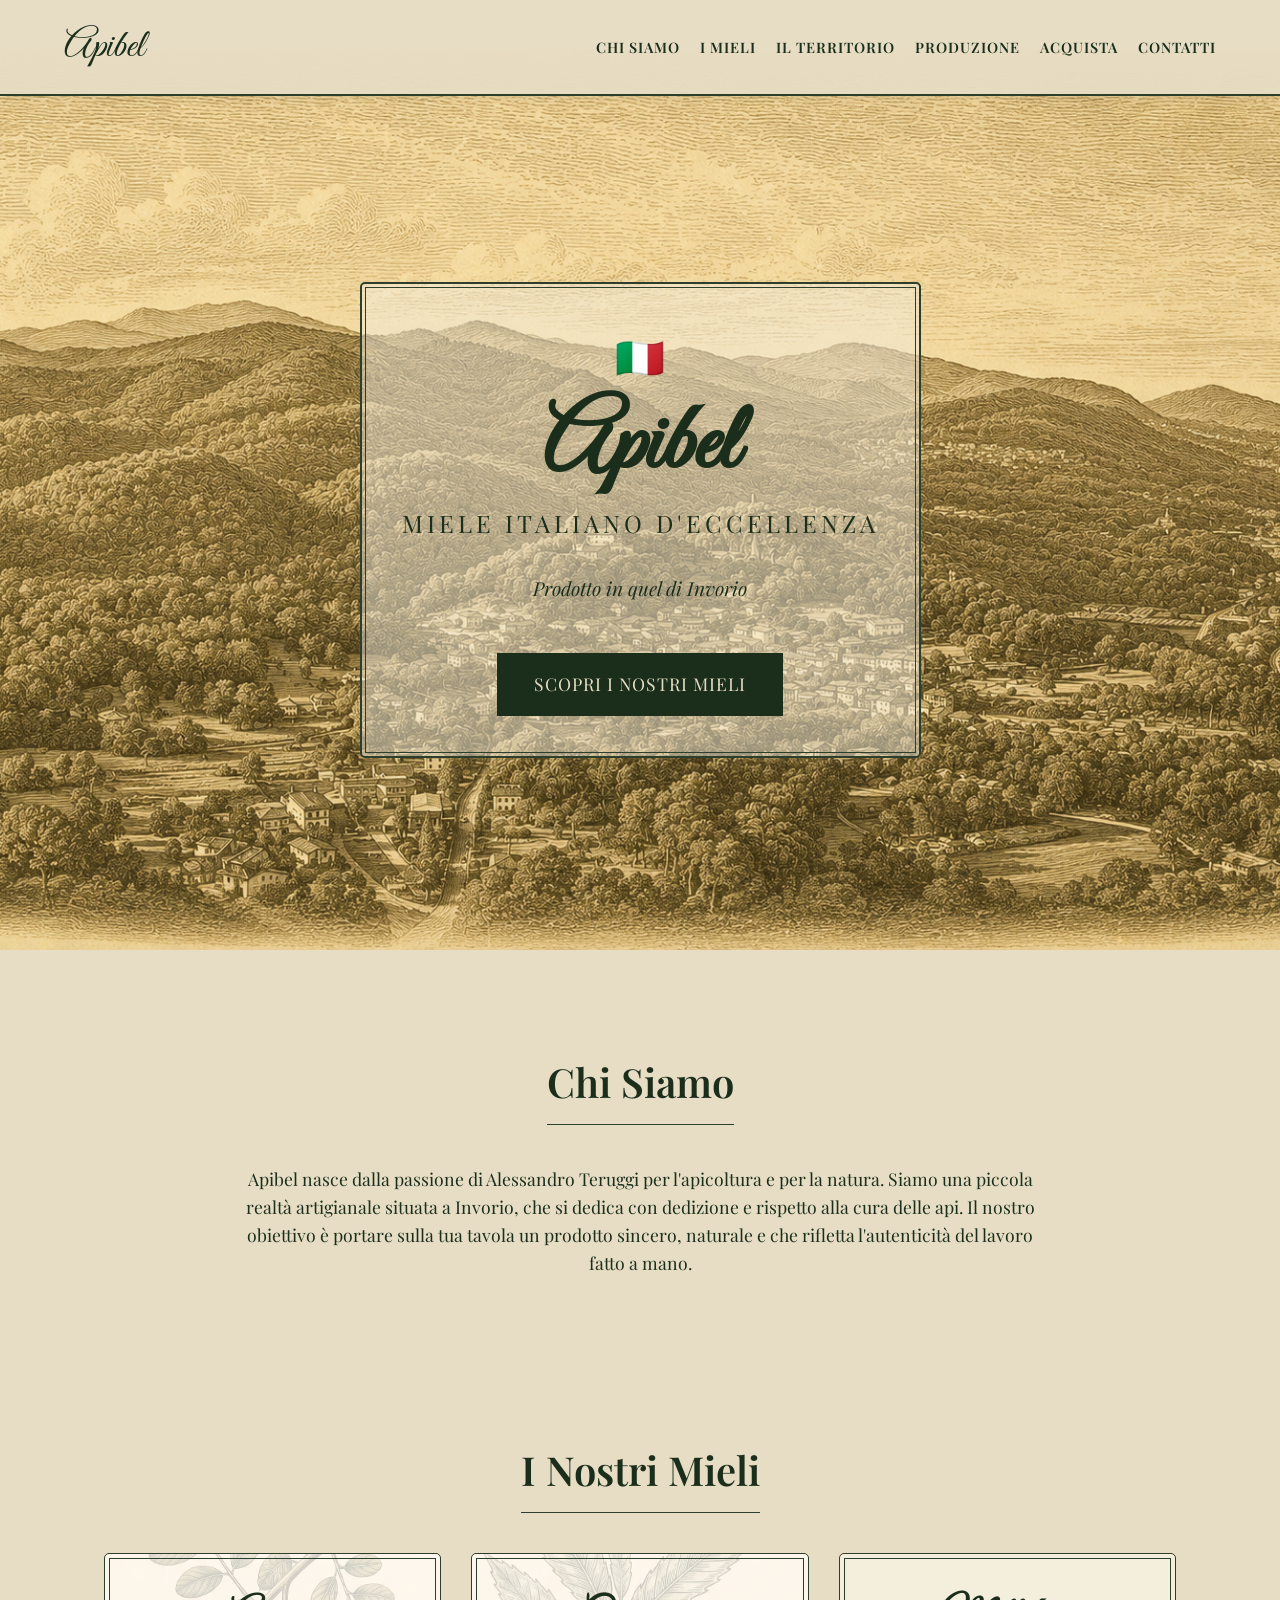
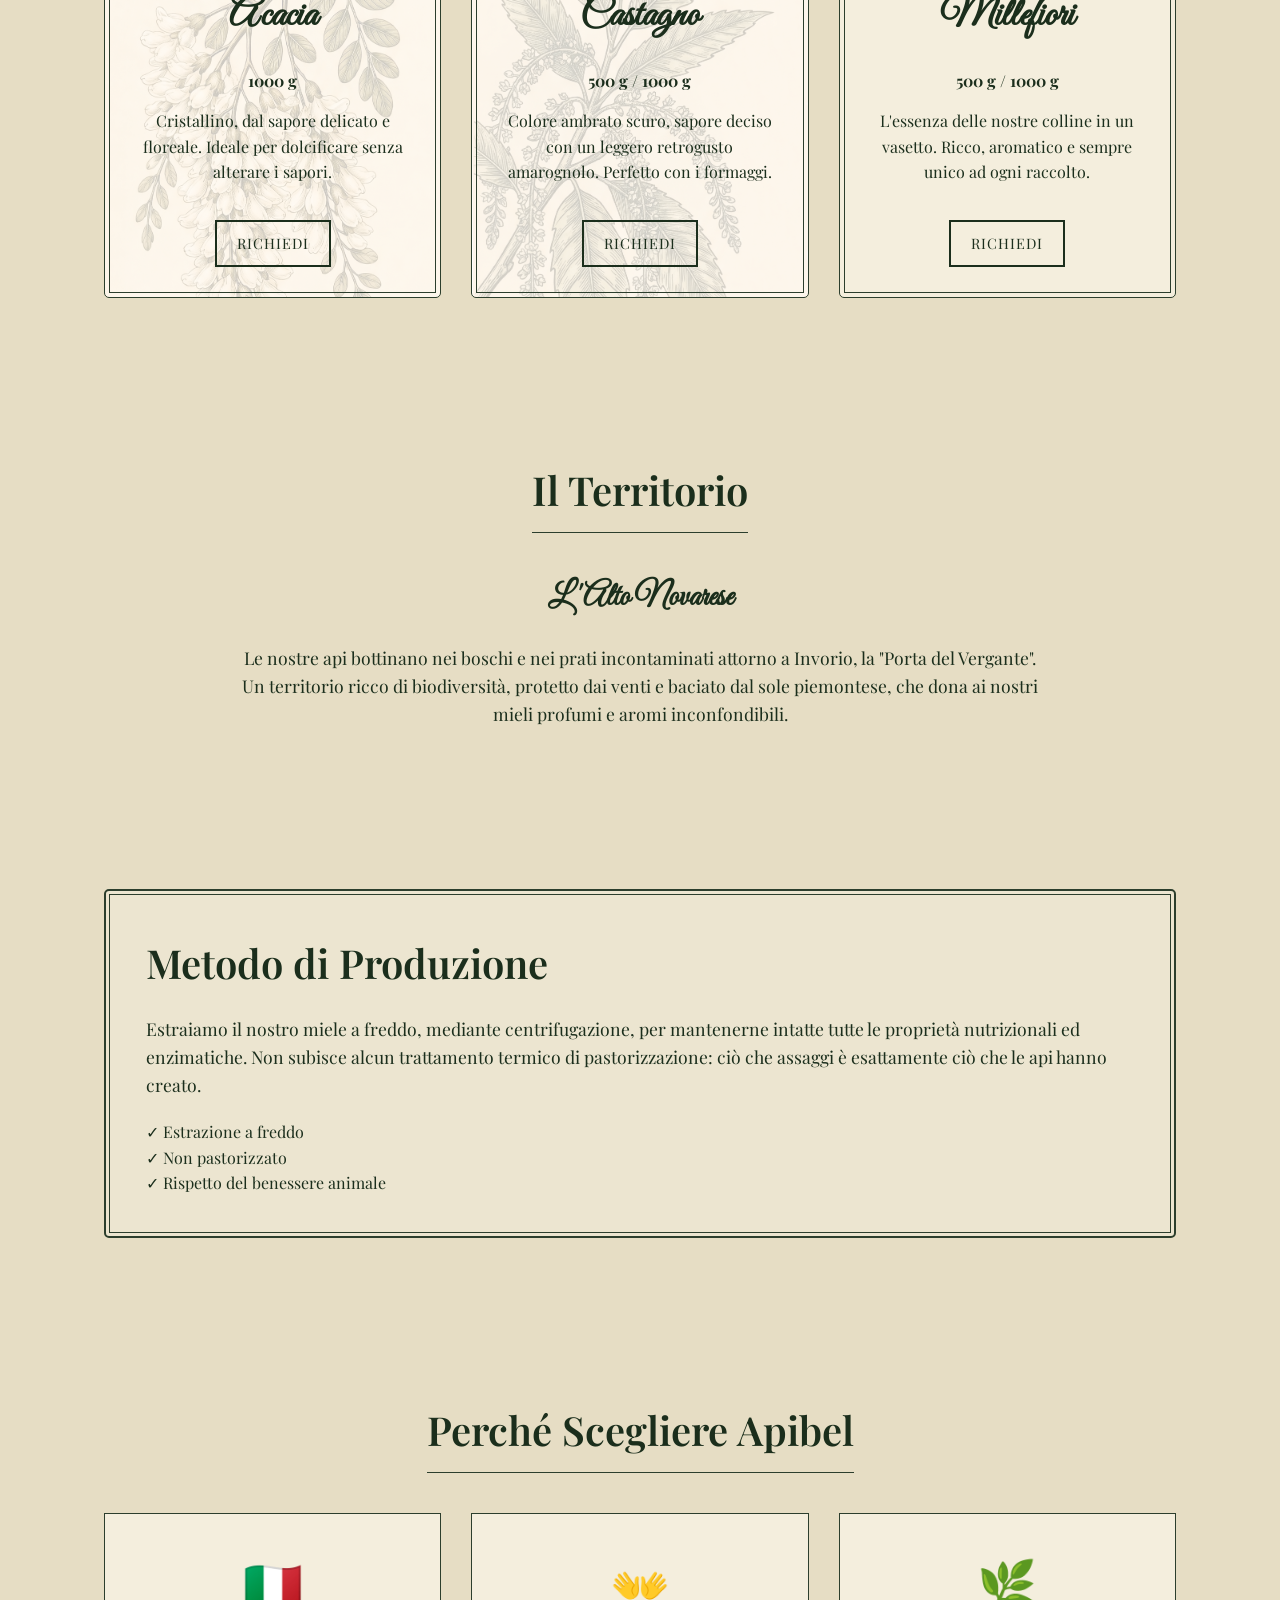
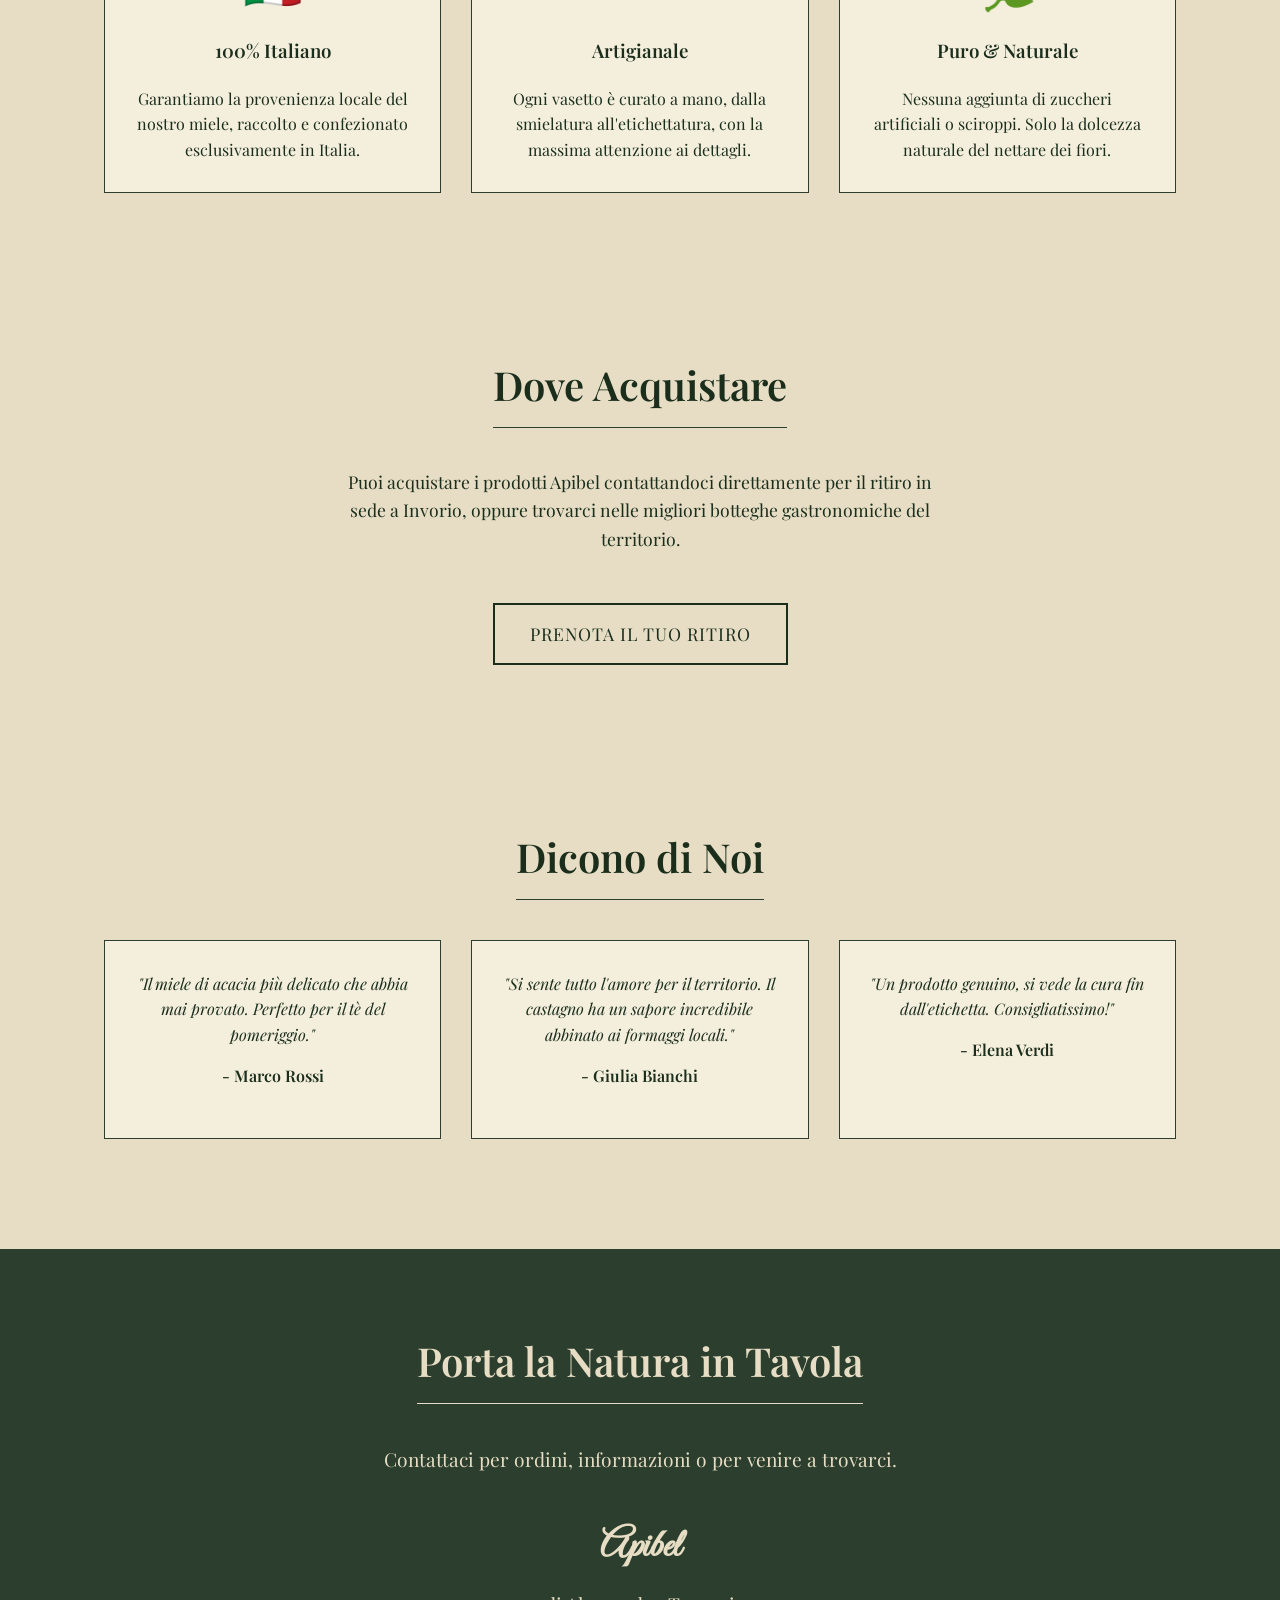
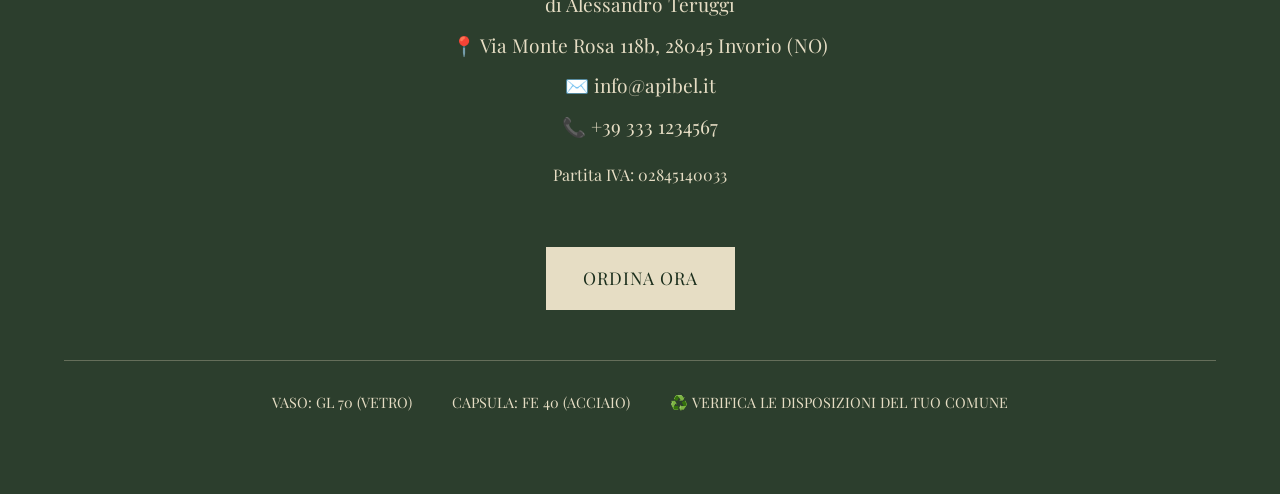
<file: apibel.html>
<!DOCTYPE html>
<html lang="it">

<head>
    <meta charset="UTF-8">
    <meta name="viewport" content="width=device-width, initial-scale=1.0">
    <title>Apibel | Miele Italiano di Invorio</title>
    <link
        href="https://fonts.googleapis.com/css2?family=Great+Vibes&family=Playfair+Display:ital,wght@0,400;0,600;0,700;1,400&display=swap"
        rel="stylesheet">
    <style>
        /* === VARIABILI COLORI === */
        :root {
            --bg-parchment: #E6DDC4;
            --bg-light: #F4EEDD;
            --text-dark-green: #1B2E1C;
            --border-green: #2C3E2D;
            --accent-gold: #D4AF37;
            /* Tocco dorato per il miele */
        }

        /* === RESET & BASE === */
        * {
            margin: 0;
            padding: 0;
            box-sizing: border-box;
        }

        html {
            scroll-behavior: smooth;
        }

        body {
            background-color: var(--bg-parchment);
            color: var(--text-dark-green);
            font-family: 'Playfair Display', serif;
            line-height: 1.6;
            background-image: url('https://www.transparenttextures.com/patterns/cream-paper.png');
        }

        h1,
        h2,
        h3,
        h4 {
            font-weight: 600;
            margin-bottom: 20px;
        }

        h2 {
            font-size: 2.5rem;
            text-align: center;
            border-bottom: 1px solid var(--border-green);
            display: inline-block;
            padding-bottom: 10px;
            margin-bottom: 40px;
        }

        .cursive {
            font-family: 'Great Vibes', cursive;
        }

        /* === NAVBAR === */
        nav {
            position: fixed;
            top: 0;
            width: 100%;
            background-color: rgba(230, 221, 196, 0.95);
            border-bottom: 2px solid var(--border-green);
            z-index: 1000;
            padding: 15px 5%;
            display: flex;
            justify-content: space-between;
            align-items: center;
            box-shadow: 0 2px 10px rgba(0, 0, 0, 0.1);
        }

        .nav-logo {
            font-size: 2.5rem;
            text-decoration: none;
            color: var(--text-dark-green);
        }

        .nav-links {
            list-style: none;
            display: flex;
            gap: 20px;
        }

        .nav-links a {
            text-decoration: none;
            color: var(--text-dark-green);
            font-weight: 600;
            font-size: 0.9rem;
            text-transform: uppercase;
            letter-spacing: 1px;
            transition: color 0.3s;
        }

        .nav-links a:hover {
            color: var(--accent-gold);
        }

        /* Menu Hamburger per Mobile */
        .menu-toggle {
            display: none;
            font-size: 1.5rem;
            cursor: pointer;
        }

        /* === STRUTTURA SEZIONI === */
        section {
            padding: 100px 5% 60px;
            /* Padding top ampio per la navbar fissa */
            max-width: 1200px;
            margin: 0 auto;
        }

        .section-center {
            text-align: center;
        }

        /* Box in stile etichetta */
        .label-box {
            border: 2px solid var(--border-green);
            outline: 1px solid var(--border-green);
            outline-offset: -6px;
            padding: 40px;
            background-color: rgba(244, 238, 221, 0.5);
            border-radius: 5px;
        }

        /* === HERO === */
        #hero {
            min-height: 100vh;
            display: flex;
            align-items: center;
            justify-content: center;
            text-align: center;
            margin-top: 50px;
        }

        .hero-title {
            font-size: 6rem;
            line-height: 1;
            margin-bottom: 10px;
        }

        .hero-subtitle {
            font-size: 1.5rem;
            letter-spacing: 4px;
            text-transform: uppercase;
            margin-bottom: 30px;
        }

        /* === BOTTONI === */
        .btn {
            display: inline-block;
            background-color: var(--text-dark-green);
            color: var(--bg-parchment);
            border: 2px solid var(--text-dark-green);
            padding: 15px 35px;
            font-family: 'Playfair Display', serif;
            font-size: 1.1rem;
            text-decoration: none;
            text-transform: uppercase;
            letter-spacing: 1px;
            transition: all 0.3s ease;
            cursor: pointer;
            margin-top: 20px;
        }

        .btn:hover {
            background-color: transparent;
            color: var(--text-dark-green);
        }

        .btn-outline {
            background-color: transparent;
            color: var(--text-dark-green);
        }

        .btn-outline:hover {
            background-color: var(--text-dark-green);
            color: var(--bg-parchment);
        }

        /* === GRIGLIE (Mieli, Perché Noi, Recensioni) === */
        .grid-3 {
            display: grid;
            grid-template-columns: repeat(auto-fit, minmax(300px, 1fr));
            gap: 30px;
        }

        .card {
            border: 1px solid var(--border-green);
            padding: 30px;
            text-align: center;
            background-color: var(--bg-light);
            transition: transform 0.3s;
        }

        .card:hover {
            transform: translateY(-5px);
        }

        .card-icon {
            font-size: 3rem;
            margin-bottom: 15px;
        }

        /* === CONTATTI & FOOTER === */
        #contatti {
            background-color: var(--border-green);
            color: var(--bg-parchment);
            padding: 80px 5%;
            text-align: center;
            margin-top: 50px;
        }

        #contatti h2 {
            border-color: var(--bg-parchment);
        }

        .contact-info p {
            margin-bottom: 10px;
            font-size: 1.2rem;
        }

        .recycling-info {
            margin-top: 50px;
            display: flex;
            justify-content: center;
            gap: 40px;
            border-top: 1px solid rgba(230, 221, 196, 0.3);
            padding-top: 30px;
            font-size: 0.9rem;
        }

        /* === RESPONSIVE === */
        @media (max-width: 768px) {
            .nav-links {
                display: none;
                flex-direction: column;
                position: absolute;
                top: 70px;
                left: 0;
                width: 100%;
                background-color: var(--bg-parchment);
                border-bottom: 2px solid var(--border-green);
                padding: 20px 0;
                text-align: center;
            }

            .nav-links.active {
                display: flex;
            }

            .menu-toggle {
                display: block;
            }

            .hero-title {
                font-size: 4rem;
            }

            section {
                padding-top: 120px;
            }

            .recycling-info {
                flex-direction: column;
                gap: 15px;
            }
        }

        {
            
        }
    </style>
</head>

<body>

    <nav>
        <a href="#hero" class="nav-logo cursive">Apibel</a>
        <div class="menu-toggle" id="mobile-menu">☰</div>
        <ul class="nav-links" id="nav-links">
            <li><a href="#chi-siamo">Chi Siamo</a></li>
            <li><a href="#mieli">I Mieli</a></li>
            <li><a href="#territorio">Il Territorio</a></li>
            <li><a href="#metodo">Produzione</a></li>
            <li><a href="#dove-acquistare">Acquista</a></li>
            <li><a href="#contatti">Contatti</a></li>
        </ul>
    </nav>

    <section id="hero"
        style="background: url('landing_page.jpg') no-repeat center center; background-size: cover; max-width: 100%;">
        <div class="label-box">
            <div style="font-size: 2.5rem; margin-bottom: 10px;">🇮🇹</div>
            <h1 class="hero-title cursive">Apibel</h1>
            <div class="hero-subtitle">Miele Italiano d'Eccellenza</div>
            <p style="font-size: 1.2rem; font-style: italic; margin-bottom: 30px;">Prodotto in quel di Invorio</p>
            <a href="#mieli" class="btn">Scopri i nostri mieli</a>
        </div>
    </section>

    <section id="chi-siamo" class="section-center">
        <h2>Chi Siamo</h2>
        <p style="max-width: 800px; margin: 0 auto; font-size: 1.1rem;">
            Apibel nasce dalla passione di Alessandro Teruggi per l'apicoltura e per la natura.
            Siamo una piccola realtà artigianale situata a Invorio, che si dedica con dedizione e
            rispetto alla cura delle api. Il nostro obiettivo è portare sulla tua tavola un prodotto
            sincero, naturale e che rifletta l'autenticità del lavoro fatto a mano.
        </p>
    </section>

    <section id="mieli">
        <div class="section-center">
            <h2>I Nostri Mieli</h2>
        </div>
        <div class="grid-3">
            <div class="card label-box"
            style="background: linear-gradient(rgba(255, 255, 255, 0.75), rgba(255, 255, 255, 0.75)), url('fiori_accacia.jpg') no-repeat center center; background-size: cover;">
                <h3 class="cursive" style="font-size: 2.5rem;">Acacia</h3>
                <p><strong>1000 g</strong></p>
                <p style="margin: 15px 0;">Cristallino, dal sapore delicato e floreale. Ideale per dolcificare senza
                    alterare i sapori.</p>
                <a href="#contatti" class="btn btn-outline" style="padding: 10px 20px; font-size: 0.9rem;">Richiedi</a>
            </div>
            <div class="card label-box"
                style="background: linear-gradient(rgba(255, 255, 255, 0.75), rgba(255, 255, 255, 0.75)), url('fiori_castagno.jpg') no-repeat center center; background-size: cover;">
                <h3 class="cursive" style="font-size: 2.5rem;">Castagno</h3>
                <p><strong>500 g / 1000 g</strong></p>
                <p style="margin: 15px 0;">Colore ambrato scuro, sapore deciso con un leggero retrogusto amarognolo.
                    Perfetto con i formaggi.</p>
                <a href="#contatti" class="btn btn-outline" style="padding: 10px 20px; font-size: 0.9rem;">Richiedi</a>
            </div>
            <div class="card label-box">
                <h3 class="cursive" style="font-size: 2.5rem;">Millefiori</h3>
                <p><strong>500 g / 1000 g</strong></p>
                <p style="margin: 15px 0;">L'essenza delle nostre colline in un vasetto. Ricco, aromatico e sempre unico
                    ad ogni raccolto.</p>
                <a href="#contatti" class="btn btn-outline" style="padding: 10px 20px; font-size: 0.9rem;">Richiedi</a>
            </div>
        </div>
    </section>

    <section id="territorio" class="section-center">
        <h2>Il Territorio</h2>
        <h3 class="cursive" style="font-size: 2rem; margin-bottom: 20px;">L'Alto Novarese</h3>
        <p style="max-width: 800px; margin: 0 auto; font-size: 1.1rem;">
            Le nostre api bottinano nei boschi e nei prati incontaminati attorno a Invorio,
            la "Porta del Vergante". Un territorio ricco di biodiversità, protetto dai venti e
            baciato dal sole piemontese, che dona ai nostri mieli profumi e aromi inconfondibili.
        </p>
    </section>

    <section id="metodo">
        <div class="label-box" style="display: flex; flex-wrap: wrap; align-items: center; gap: 40px;">
            <div style="flex: 1; min-width: 300px;">
                <h2 style="text-align: left; border: none; margin-bottom: 10px;">Metodo di Produzione</h2>
                <p style="font-size: 1.1rem; margin-bottom: 20px;">
                    Estraiamo il nostro miele a freddo, mediante centrifugazione, per mantenerne intatte
                    tutte le proprietà nutrizionali ed enzimatiche. Non subisce alcun trattamento termico
                    di pastorizzazione: ciò che assaggi è esattamente ciò che le api hanno creato.
                </p>
                <ul style="list-style: none;">
                    <li>✓ Estrazione a freddo</li>
                    <li>✓ Non pastorizzato</li>
                    <li>✓ Rispetto del benessere animale</li>
                </ul>
            </div>
        </div>
    </section>

    <section id="perche-noi">
        <div class="section-center">
            <h2>Perché Scegliere Apibel</h2>
        </div>
        <div class="grid-3">
            <div class="card">
                <div class="card-icon">🇮🇹</div>
                <h3>100% Italiano</h3>
                <p>Garantiamo la provenienza locale del nostro miele, raccolto e confezionato esclusivamente in Italia.
                </p>
            </div>
            <div class="card">
                <div class="card-icon">👐</div>
                <h3>Artigianale</h3>
                <p>Ogni vasetto è curato a mano, dalla smielatura all'etichettatura, con la massima attenzione ai
                    dettagli.</p>
            </div>
            <div class="card">
                <div class="card-icon">🌿</div>
                <h3>Puro & Naturale</h3>
                <p>Nessuna aggiunta di zuccheri artificiali o sciroppi. Solo la dolcezza naturale del nettare dei fiori.
                </p>
            </div>
        </div>
    </section>

    <section id="dove-acquistare" class="section-center">
        <h2>Dove Acquistare</h2>
        <p style="max-width: 600px; margin: 0 auto 30px; font-size: 1.1rem;">
            Puoi acquistare i prodotti Apibel contattandoci direttamente per il ritiro in sede a Invorio,
            oppure trovarci nelle migliori botteghe gastronomiche del territorio.
        </p>
        <a href="#contatti" class="btn btn-outline">Prenota il tuo ritiro</a>
    </section>

    <section id="recensioni">
        <div class="section-center">
            <h2>Dicono di Noi</h2>
        </div>
        <div class="grid-3">
            <div class="card" style="font-style: italic;">
                <p>"Il miele di acacia più delicato che abbia mai provato. Perfetto per il tè del pomeriggio."</p>
                <h4 style="margin-top: 15px; font-style: normal;">- Marco Rossi</h4>
            </div>
            <div class="card" style="font-style: italic;">
                <p>"Si sente tutto l'amore per il territorio. Il castagno ha un sapore incredibile abbinato ai formaggi
                    locali."</p>
                <h4 style="margin-top: 15px; font-style: normal;">- Giulia Bianchi</h4>
            </div>
            <div class="card" style="font-style: italic;">
                <p>"Un prodotto genuino, si vede la cura fin dall'etichetta. Consigliatissimo!"</p>
                <h4 style="margin-top: 15px; font-style: normal;">- Elena Verdi</h4>
            </div>
        </div>
    </section>

    <footer id="contatti">
        <h2 style="color: var(--bg-parchment);">Porta la Natura in Tavola</h2>
        <p style="margin-bottom: 40px; font-size: 1.2rem;">Contattaci per ordini, informazioni o per venire a trovarci.
        </p>

        <div class="contact-info">
            <h3 class="cursive" style="font-size: 2.5rem; margin-bottom: 10px;">Apibel</h3>
            <p>di Alessandro Teruggi</p>
            <p>📍 Via Monte Rosa 118b, 28045 Invorio (NO)</p>
            <p>✉️ info@apibel.it </p>
            <p>📞 +39 333 1234567 </p>
            <p style="margin-top: 20px; font-size: 1rem;">Partita IVA: 02845140033</p>
        </div>

        <div style="margin-top: 40px;">
            <a href="mailto:info@apibel.it" class="btn"
                style="background-color: var(--bg-parchment); color: var(--text-dark-green); border-color: var(--bg-parchment);">Ordina
                Ora</a>
        </div>

        <div class="recycling-info">
            <div>VASO: GL 70 (VETRO)</div>
            <div>CAPSULA: FE 40 (ACCIAIO)</div>
            <div>♻️ VERIFICA LE DISPOSIZIONI DEL TUO COMUNE</div>
        </div>
    </footer>

    <script>
        const menuToggle = document.getElementById('mobile-menu');
        const navLinks = document.getElementById('nav-links');

        menuToggle.addEventListener('click', () => {
            navLinks.classList.toggle('active');
        });

        // Chiude il menu mobile quando si clicca un link
        document.querySelectorAll('.nav-links a').forEach(link => {
            link.addEventListener('click', () => {
                navLinks.classList.remove('active');
            });
        });
    </script>
</body>

</html>
</file>
